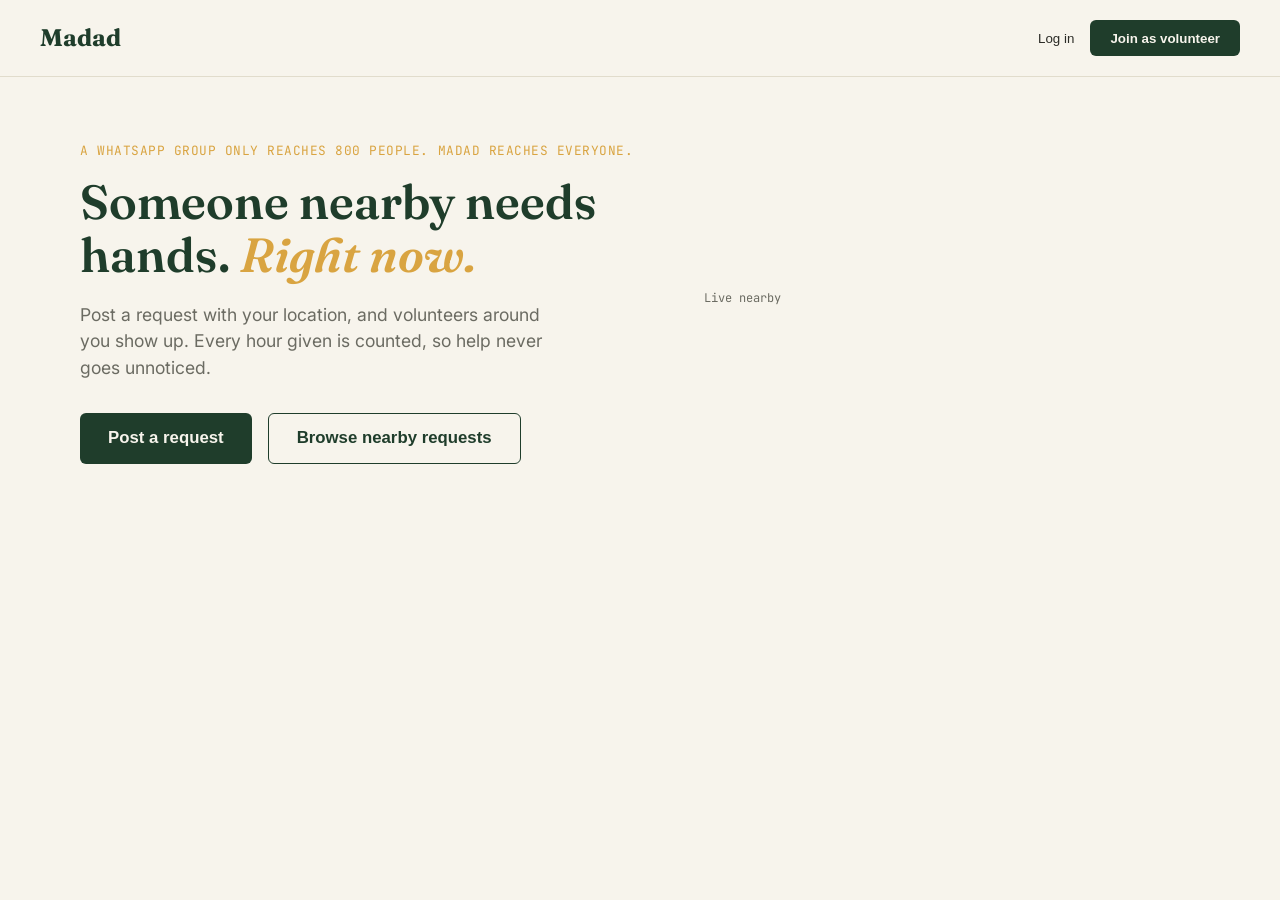
<file: index.html>
<!DOCTYPE html>
<html lang="en">
<head>
<meta charset="UTF-8">
<meta name="viewport" content="width=device-width, initial-scale=1.0">
<title>Madad — Find hands nearby</title>
<link rel="preconnect" href="https://fonts.googleapis.com">
<link href="https://fonts.googleapis.com/css2?family=Fraunces:opsz,wght@9..144,400;9..144,600;9..144,700&family=Inter:wght@400;500;600&family=JetBrains+Mono:wght@500&display=swap" rel="stylesheet">
<link rel="stylesheet" href="style.css">
</head>
<body>

  <nav class="navbar">
    <div class="brand">Madad</div>
    <div class="nav-links">
      <button class="btn-text" id="navLoginBtn">Log in</button>
      <button class="btn-primary" id="navSignupBtn">Join as volunteer</button>
    </div>
  </nav>

  <header class="hero">
    <div class="hero-text">
      <p class="eyebrow">A WhatsApp group only reaches 800 people. Madad reaches everyone.</p>
      <h1>Someone nearby needs hands. <span>Right now.</span></h1>
      <p class="hero-sub">Post a request with your location, and volunteers around you show up. Every hour given is counted, so help never goes unnoticed.</p>
      <div class="hero-actions">
        <button class="btn-primary large" id="heroPostBtn">Post a request</button>
        <button class="btn-outline large" id="heroBrowseBtn">Browse nearby requests</button>
      </div>
    </div>
    <div class="hero-panel">
      <div class="panel-label" id="panelLabel">Live nearby</div>
      <div class="request-card" id="heroRequestCard" style="display:none">
        <div class="request-top">
          <span class="pin" id="heroReqMeta"></span>
          <span class="points" id="heroReqPoints"></span>
        </div>
        <h3 id="heroReqTitle"></h3>
        <p id="heroReqDesc"></p>
        <div class="request-bottom">
          <span id="heroReqCount"></span>
          <div class="bar"><div class="fill" id="heroReqFill"></div></div>
        </div>
      </div>
      <div class="request-card" id="heroEmptyCard" style="display:none">
        <h3>No open requests right now</h3>
        <p>Be the first — post one and volunteers nearby will see it here.</p>
      </div>
    </div>
  </header>


  <div class="modal-overlay" id="authOverlay">
    <div class="modal">
      <button class="modal-close" id="modalClose">&times;</button>
      <div class="modal-tabs">
        <button class="tab active" id="tabLogin">Log in</button>
        <button class="tab" id="tabSignup">Sign up</button>
      </div>

      <form id="loginForm" class="auth-form">
        <label>Email
          <input type="email" id="loginEmail" required>
        </label>
        <label>Password
          <input type="password" id="loginPassword" required>
        </label>
        <p class="form-error" id="loginError"></p>
        <button type="submit" class="btn-primary full">Log in</button>
      </form>

      <form id="signupForm" class="auth-form" style="display:none">
        <label>Full name
          <input type="text" id="signupName" required>
        </label>
        <label>Email
          <input type="email" id="signupEmail" required>
        </label>
        <label>Password
          <input type="password" id="signupPassword" required minlength="6">
        </label>
        <label>City / Locality
          <input type="text" id="signupLocality" placeholder="e.g. Bahria Town, Rawalpindi" required>
        </label>
        <p class="form-error" id="signupError"></p>
        <button type="submit" class="btn-primary full">Create account</button>
      </form>
    </div>
  </div>

  <div id="signedInBanner" class="signed-in-banner" style="display:none">
    Signed in as <span id="signedInName"></span> — <span id="signedInPoints">0</span> social points
    <a href="dashboard.html" class="btn-text" style="text-decoration:underline;color:inherit">Go to dashboard</a>
    <button class="btn-text" id="logoutBtn">Log out</button>
  </div>

 <script type="module" src="api-config.js"></script>
<script type="module" src="auth.js"></script>
</body>
</html>
</file>
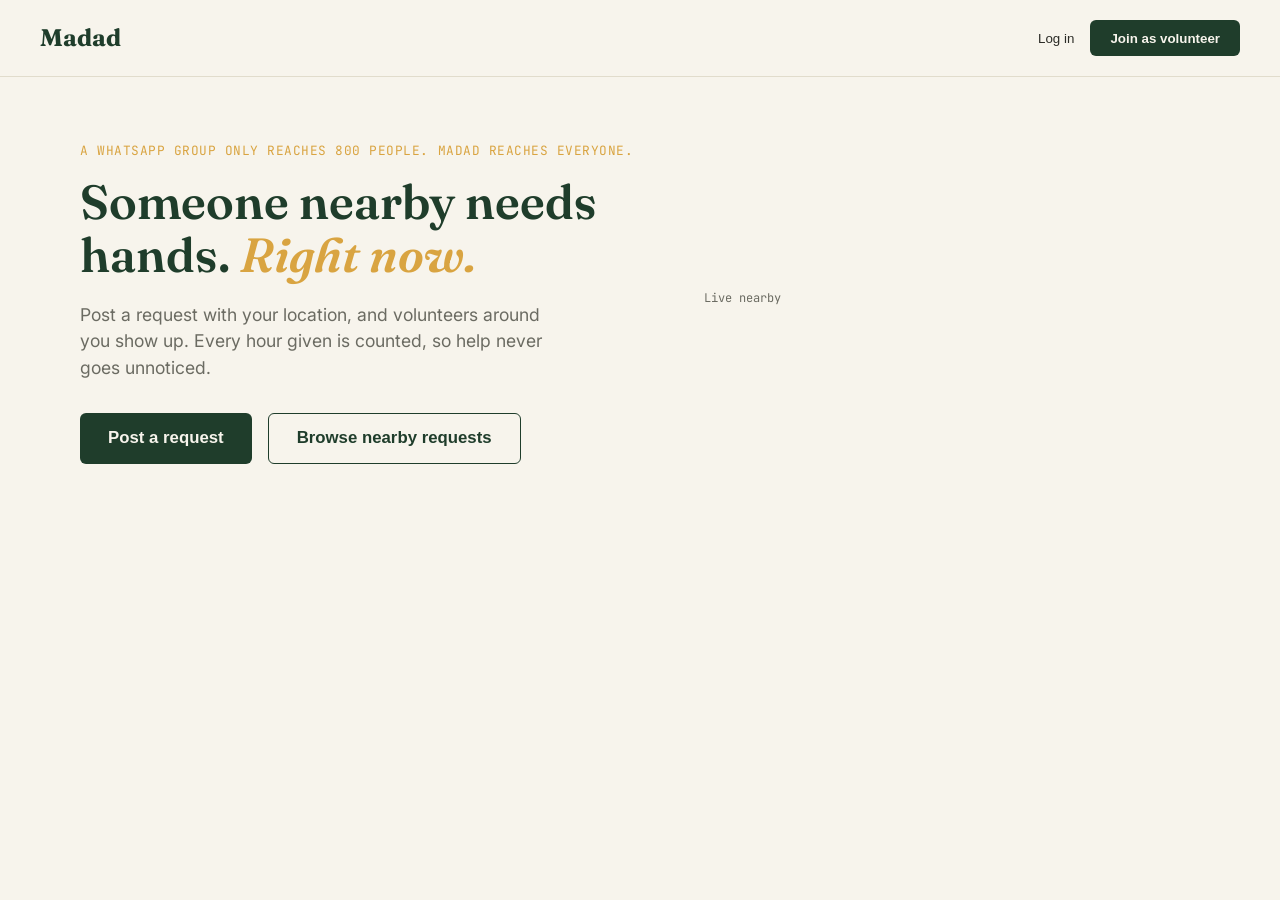
<file: my-requests.html>
<!DOCTYPE html>
<html lang="en">
<head>
<meta charset="UTF-8">
<meta name="viewport" content="width=device-width, initial-scale=1.0">
<title>Madad — My Requests</title>
<link rel="preconnect" href="https://fonts.googleapis.com">
<link href="https://fonts.googleapis.com/css2?family=Fraunces:opsz,wght@9..144,400;9..144,600;9..144,700&family=Inter:wght@400;500;600&family=JetBrains+Mono:wght@500&display=swap" rel="stylesheet">
<link rel="stylesheet" href="style.css">
<link rel="stylesheet" href="dashboard.css">
<link rel="stylesheet" href="my-requests.css">
</head>
<body>

  <nav class="navbar">
    <div class="brand"><a href="index.html" style="text-decoration:none;color:inherit">Madad</a></div>
    <div class="nav-links">
      <a href="dashboard.html" class="btn-text">Dashboard</a>
      <a href="my-requests.html" class="btn-text" style="text-decoration:underline">My requests</a>
      <span id="navProfileLink"></span>
      <button class="btn-text" id="logoutBtn">Log out</button>
    </div>
  </nav>

  <main class="my-requests-main">
    <h1>Requests you've posted</h1>
    <p class="page-sub">Mark who actually showed up. Only confirmed volunteers earn social points.</p>
    <div id="myRequestsList">
      <p style="color:var(--gray);font-size:0.9rem">Loading your requests...</p>
    </div>
  </main>

 <script type="module" src="api-config.js"></script>
<script type="module" src="my-requests.js"></script>
</body>
</html>
</file>
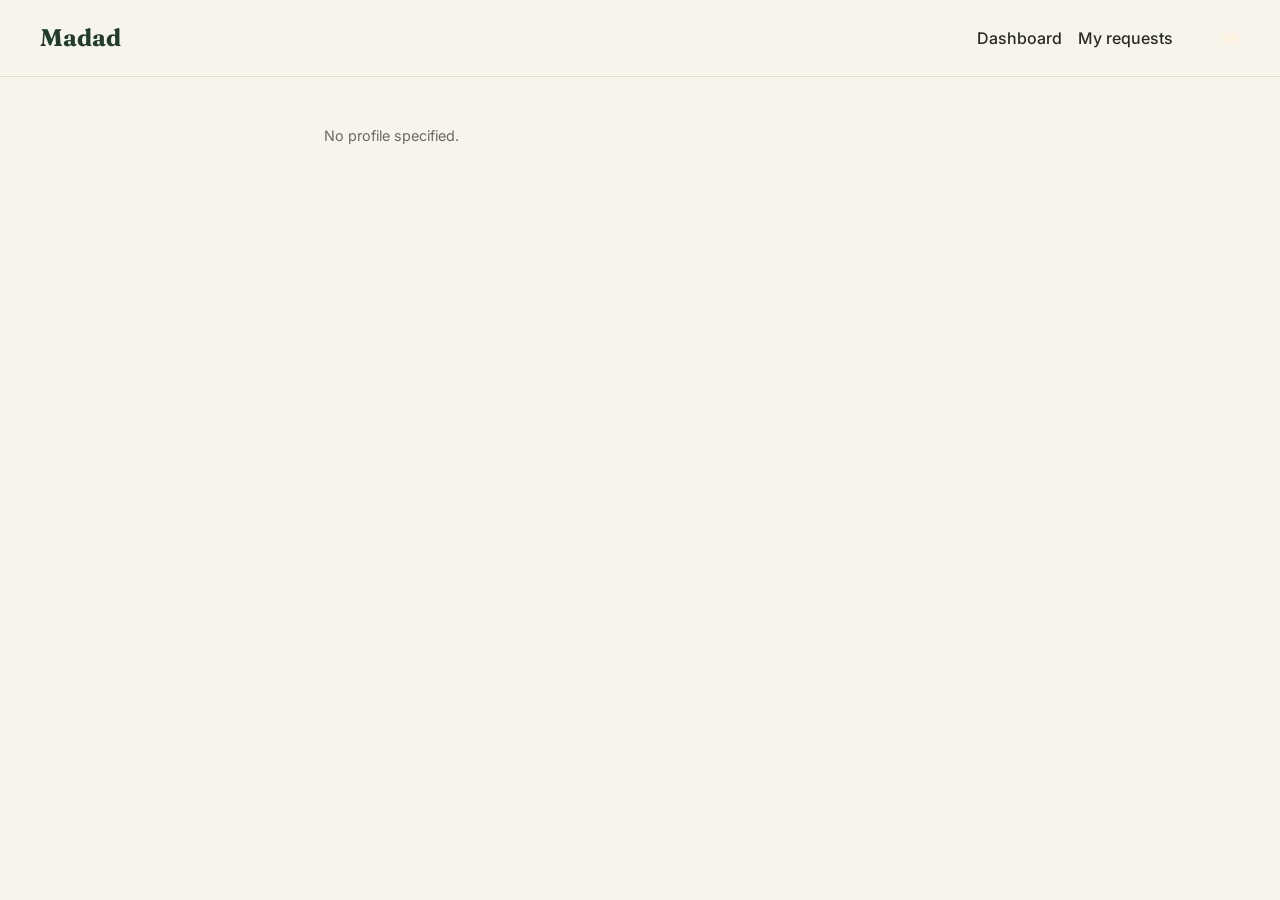
<file: profile.html>
<!DOCTYPE html>
<html lang="en">
<head>
<meta charset="UTF-8">
<meta name="viewport" content="width=device-width, initial-scale=1.0">
<title>Madad — Profile</title>
<link rel="preconnect" href="https://fonts.googleapis.com">
<link href="https://fonts.googleapis.com/css2?family=Fraunces:opsz,wght@9..144,400;9..144,600;9..144,700&family=Inter:wght@400;500;600&family=JetBrains+Mono:wght@500&display=swap" rel="stylesheet">
<link rel="stylesheet" href="style.css">
<link rel="stylesheet" href="dashboard.css">
<link rel="stylesheet" href="profile.css">
</head>
<body>

  <nav class="navbar">
    <div class="brand"><a href="index.html" style="text-decoration:none;color:inherit">Madad</a></div>
    <div class="nav-links">
      <a href="dashboard.html" class="btn-text">Dashboard</a>
      <a href="my-requests.html" class="btn-text">My requests</a>
      <span id="navProfileLink"></span>
      <span id="navUserName" class="user-tag"></span>
      <span id="navUserPoints" class="points-tag"></span>
      <button class="btn-text" id="logoutBtn" style="display:none">Log out</button>
    </div>
  </nav>

  <main class="profile-main">
    <div id="profileContent">Loading profile...</div>
  </main>

</body>
<script type="module" src="api-config.js"></script>
<script type="module" src="profile.js"></script>
</html>
</file>
<file: style.css>
:root {
  --forest: #1F3D2B;
  --forest-light: #2E5A3F;
  --gold: #D9A441;
  --cream: #F7F4EC;
  --charcoal: #2B2B26;
  --gray: #6B6B62;
  --border: #E1DCCC;
  --font-display: 'Fraunces', serif;
  --font-body: 'Inter', sans-serif;
  --font-mono: 'JetBrains Mono', monospace;
}

* { box-sizing: border-box; margin: 0; padding: 0; }

body {
  font-family: var(--font-body);
  color: var(--charcoal);
  background: var(--cream);
  line-height: 1.5;
}

.navbar {
  display: flex;
  justify-content: space-between;
  align-items: center;
  flex-wrap: wrap;
  gap: 0.75rem;
  padding: 1.25rem 2.5rem;
  border-bottom: 1px solid var(--border);
}
.brand {
  font-family: var(--font-display);
  font-weight: 700;
  font-size: 1.5rem;
  color: var(--forest);
}
.nav-links { display: flex; gap: 1rem; align-items: center; flex-wrap: wrap; justify-content: flex-end; }
.nav-links a { text-decoration: none; color: inherit; }

.btn-primary {
  background: var(--forest);
  color: var(--cream);
  border: none;
  padding: 0.65rem 1.25rem;
  border-radius: 6px;
  font-weight: 600;
  cursor: pointer;
  transition: background 0.15s;
}
.btn-primary:hover { background: var(--forest-light); }
.btn-primary.large { padding: 0.9rem 1.75rem; font-size: 1.05rem; }
.btn-primary.full { width: 100%; margin-top: 0.5rem; }

.btn-outline {
  background: transparent;
  color: var(--forest);
  border: 1.5px solid var(--forest);
  padding: 0.65rem 1.25rem;
  border-radius: 6px;
  font-weight: 600;
  cursor: pointer;
}
.btn-outline.large { padding: 0.9rem 1.75rem; font-size: 1.05rem; }

.btn-text {
  background: none;
  border: none;
  color: var(--charcoal);
  font-weight: 500;
  cursor: pointer;
}

.hero {
  display: flex;
  gap: 3rem;
  padding: 4rem 2.5rem;
  max-width: 1200px;
  margin: 0 auto;
  align-items: center;
  flex-wrap: wrap;
}
.hero-text { flex: 1 1 420px; }
.eyebrow {
  font-family: var(--font-mono);
  font-size: 0.8rem;
  color: var(--gold);
  text-transform: uppercase;
  letter-spacing: 0.04em;
  margin-bottom: 1rem;
}
.hero-text h1 {
  font-family: var(--font-display);
  font-size: 3rem;
  font-weight: 600;
  line-height: 1.1;
  color: var(--forest);
}
.hero-text h1 span { color: var(--gold); font-style: italic; }
.hero-sub {
  margin-top: 1.25rem;
  font-size: 1.1rem;
  color: var(--gray);
  max-width: 480px;
}
.hero-actions { margin-top: 2rem; display: flex; gap: 1rem; flex-wrap: wrap; }

.hero-panel { flex: 1 1 340px; }
.panel-label {
  font-family: var(--font-mono);
  font-size: 0.75rem;
  color: var(--gray);
  margin-bottom: 0.5rem;
}
.request-card {
  background: white;
  border: 1px solid var(--border);
  border-radius: 12px;
  padding: 1.5rem;
  box-shadow: 0 8px 24px rgba(31, 61, 43, 0.08);
}
.request-top {
  display: flex;
  justify-content: space-between;
  font-family: var(--font-mono);
  font-size: 0.8rem;
  color: var(--gray);
  margin-bottom: 0.75rem;
}
.points { color: var(--gold); font-weight: 600; }
.request-card h3 { font-family: var(--font-display); font-size: 1.3rem; color: var(--forest); margin-bottom: 0.4rem; }
.request-card p { color: var(--gray); font-size: 0.95rem; }
.request-bottom { margin-top: 1rem; font-size: 0.85rem; color: var(--gray); }
.bar { background: var(--border); height: 6px; border-radius: 3px; margin-top: 0.4rem; overflow: hidden; }
.fill { background: var(--gold); height: 100%; }

.modal-overlay {
  display: none;
  position: fixed;
  inset: 0;
  background: rgba(31, 61, 43, 0.45);
  align-items: center;
  justify-content: center;
  z-index: 100;
}
.modal-overlay.open { display: flex; }
.modal {
  background: white;
  border-radius: 12px;
  padding: 2rem;
  width: 100%;
  max-width: 380px;
  position: relative;
}
.modal-close {
  position: absolute;
  top: 1rem; right: 1rem;
  background: none; border: none;
  font-size: 1.5rem; cursor: pointer; color: var(--gray);
}
.modal-tabs { display: flex; gap: 1.5rem; margin-bottom: 1.5rem; border-bottom: 1px solid var(--border); }
.tab {
  background: none; border: none; padding: 0.5rem 0; font-weight: 600;
  color: var(--gray); cursor: pointer; border-bottom: 2px solid transparent;
}
.tab.active { color: var(--forest); border-bottom-color: var(--gold); }
.auth-form label {
  display: block;
  font-size: 0.85rem;
  font-weight: 500;
  margin-top: 0.9rem;
  color: var(--charcoal);
}
.auth-form input {
  width: 100%;
  padding: 0.6rem 0.75rem;
  margin-top: 0.3rem;
  border: 1px solid var(--border);
  border-radius: 6px;
  font-size: 0.95rem;
  font-family: var(--font-body);
}
.auth-form input:focus { outline: 2px solid var(--gold); border-color: transparent; }
.form-error { color: #B3423E; font-size: 0.85rem; margin-top: 0.6rem; min-height: 1rem; }

.signed-in-banner {
  position: fixed;
  bottom: 1.5rem; left: 50%;
  transform: translateX(-50%);
  background: var(--forest);
  color: var(--cream);
  padding: 0.75rem 1.5rem;
  border-radius: 30px;
  font-size: 0.9rem;
  display: flex; align-items: center; gap: 1rem;
  flex-wrap: wrap;
  justify-content: center;
  max-width: calc(100vw - 2rem);
  box-shadow: 0 8px 24px rgba(0,0,0,0.2);
}
.signed-in-banner .btn-text { color: var(--cream); text-decoration: underline; }

@media (max-width: 640px) {
  .navbar { padding: 1rem; }
  .nav-links { gap: 0.6rem; font-size: 0.9rem; }
  .hero { padding: 2.5rem 1.25rem; }
  .hero-text h1 { font-size: 2.1rem; }
  .modal { padding: 1.5rem; }
}
</file>
<file: dashboard.css>
.user-tag { font-weight: 600; color: var(--forest); }
.points-tag { font-family: var(--font-mono); font-size: 0.85rem; color: var(--gold); background: #FBF3E0; padding: 0.25rem 0.6rem; border-radius: 20px; }

.dash-layout {
  display: flex;
  gap: 2rem;
  max-width: 1200px;
  margin: 0 auto;
  padding: 2rem 1.5rem;
  align-items: flex-start;
  flex-wrap: wrap;
}

.dash-form-panel {
  flex: 1 1 320px;
  background: white;
  border: 1px solid var(--border);
  border-radius: 12px;
  padding: 1.75rem;
  position: sticky;
  top: 1.5rem;
}
.dash-form-panel h2 { font-family: var(--font-display); color: var(--forest); font-size: 1.4rem; }
.panel-sub { color: var(--gray); font-size: 0.9rem; margin-top: 0.3rem; margin-bottom: 1rem; }

#postRequestForm label {
  display: block;
  font-size: 0.85rem;
  font-weight: 500;
  margin-top: 0.9rem;
}
#postRequestForm input,
#postRequestForm textarea {
  width: 100%;
  padding: 0.6rem 0.75rem;
  margin-top: 0.3rem;
  border: 1px solid var(--border);
  border-radius: 6px;
  font-family: var(--font-body);
  font-size: 0.95rem;
}
.location-status { font-size: 0.85rem; color: var(--forest-light); margin-top: 0.5rem; min-height: 1.1rem; }
.full { width: 100%; margin-top: 0.75rem; }

.dash-browse-panel { flex: 2 1 480px; }
.dash-browse-panel h2 { font-family: var(--font-display); color: var(--forest); font-size: 1.4rem; margin-bottom: 0.75rem; }

#map {
  height: 320px;
  border-radius: 12px;
  border: 1px solid var(--border);
  margin-bottom: 1.5rem;
}

.requests-list { display: flex; flex-direction: column; gap: 1rem; }
.req-item {
  background: white;
  border: 1px solid var(--border);
  border-radius: 10px;
  padding: 1.25rem;
}
.req-item-top { display: flex; justify-content: space-between; align-items: baseline; }
.req-item h3 { font-family: var(--font-display); color: var(--forest); font-size: 1.15rem; }
.req-points { font-family: var(--font-mono); color: var(--gold); font-size: 0.85rem; font-weight: 600; }
.req-item p { color: var(--gray); font-size: 0.92rem; margin-top: 0.3rem; }
.req-item-bottom { display: flex; justify-content: space-between; align-items: center; margin-top: 0.9rem; }
.req-meta { font-size: 0.8rem; color: var(--gray); }
.btn-join {
  background: var(--gold);
  color: var(--charcoal);
  border: none;
  padding: 0.5rem 1rem;
  border-radius: 6px;
  font-weight: 600;
  cursor: pointer;
  font-size: 0.85rem;
}
.btn-join:disabled { background: var(--border); color: var(--gray); cursor: not-allowed; }

@media (max-width: 860px) {

  .dash-form-panel { position: static; }
  #map { height: 220px; }
  .dash-layout { padding: 1.25rem 1rem; gap: 1.25rem; }
}
</file>
<file: my-requests.css>
.my-requests-main {
  max-width: 800px;
  margin: 0 auto;
  padding: 2.5rem 1.5rem;
}
.my-requests-main h1 {
  font-family: var(--font-display);
  color: var(--forest);
  font-size: 2rem;
}
.page-sub { color: var(--gray); margin-top: 0.4rem; margin-bottom: 2rem; }

.owned-request {
  background: white;
  border: 1px solid var(--border);
  border-radius: 12px;
  padding: 1.5rem;
  margin-bottom: 1.5rem;
}
.owned-request-top { display: flex; justify-content: space-between; align-items: baseline; flex-wrap: wrap; gap: 0.5rem; }
.owned-request h2 { font-family: var(--font-display); font-size: 1.25rem; color: var(--forest); }
.status-pill {
  font-family: var(--font-mono);
  font-size: 0.75rem;
  padding: 0.2rem 0.6rem;
  border-radius: 20px;
  background: #E7F0E9;
  color: var(--forest-light);
}
.status-pill.closed { background: var(--border); color: var(--gray); }

.volunteer-row {
  display: flex;
  justify-content: space-between;
  align-items: center;
  flex-wrap: wrap;
  gap: 0.75rem;
  padding: 0.9rem 0;
  border-top: 1px solid var(--border);
}
.volunteer-info { font-weight: 500; }
.volunteer-info small { display: block; color: var(--gray); font-weight: 400; font-size: 0.8rem; }

.volunteer-actions { display: flex; gap: 0.5rem; align-items: center; flex-wrap: wrap; }
.btn-confirm {
  background: var(--forest);
  color: white;
  border: none;
  padding: 0.45rem 0.9rem;
  border-radius: 6px;
  font-size: 0.85rem;
  font-weight: 600;
  cursor: pointer;
}
.confirmed-tag { color: var(--forest-light); font-size: 0.85rem; font-weight: 600; }

.comment-box { display: flex; gap: 0.5rem; margin-top: 0.5rem; width: 100%; }
.comment-box input {
  flex: 1;
  padding: 0.4rem 0.6rem;
  border: 1px solid var(--border);
  border-radius: 6px;
  font-size: 0.85rem;
  font-family: var(--font-body);
}
.comment-box button {
  background: var(--gold);
  border: none;
  padding: 0.4rem 0.8rem;
  border-radius: 6px;
  font-size: 0.8rem;
  font-weight: 600;
  cursor: pointer;
}
.no-volunteers { color: var(--gray); font-size: 0.9rem; padding: 0.9rem 0; }
.btn-close-request {
  background: transparent;
  border: 1px solid var(--border);
  color: var(--gray);
  padding: 0.4rem 0.8rem;
  border-radius: 6px;
  font-size: 0.8rem;
  cursor: pointer;
}

@media (max-width: 500px) {
  .my-requests-main { padding: 1.5rem 1rem; }
  .owned-request { padding: 1.1rem; }
}
</file>
<file: profile.css>
.profile-main {
  max-width: 680px;
  margin: 0 auto;
  padding: 3rem 1.5rem;
}
.profile-header {
  background: white;
  border: 1px solid var(--border);
  border-radius: 14px;
  padding: 2rem;
  text-align: center;
  margin-bottom: 2rem;
}
.profile-header h1 {
  font-family: var(--font-display);
  font-size: 2rem;
  color: var(--forest);
}
.profile-locality { color: var(--gray); margin-top: 0.25rem; }
.profile-stats {
  display: flex;
  justify-content: center;
  gap: 2.5rem;
  margin-top: 1.5rem;
}
.stat-value {
  font-family: var(--font-mono);
  font-size: 1.8rem;
  font-weight: 600;
  color: var(--gold);
}
.stat-label { font-size: 0.8rem; color: var(--gray); margin-top: 0.2rem; }

.profile-section h2 {
  font-family: var(--font-display);
  font-size: 1.3rem;
  color: var(--forest);
  margin-bottom: 1rem;
}
.comment-card {
  background: white;
  border: 1px solid var(--border);
  border-radius: 10px;
  padding: 1.1rem 1.3rem;
  margin-bottom: 0.9rem;
}
.comment-card p { color: var(--charcoal); }
.comment-meta { font-size: 0.8rem; color: var(--gray); margin-top: 0.5rem; }
.no-comments { color: var(--gray); font-size: 0.9rem; }

@media (max-width: 500px) {
  .profile-main { padding: 1.5rem 1rem; }
  .profile-header { padding: 1.5rem 1rem; }
  .profile-stats { gap: 1.25rem; flex-wrap: wrap; }
  .stat-value { font-size: 1.4rem; }
  .stat-label { font-size: 0.7rem; }
}
</file>
